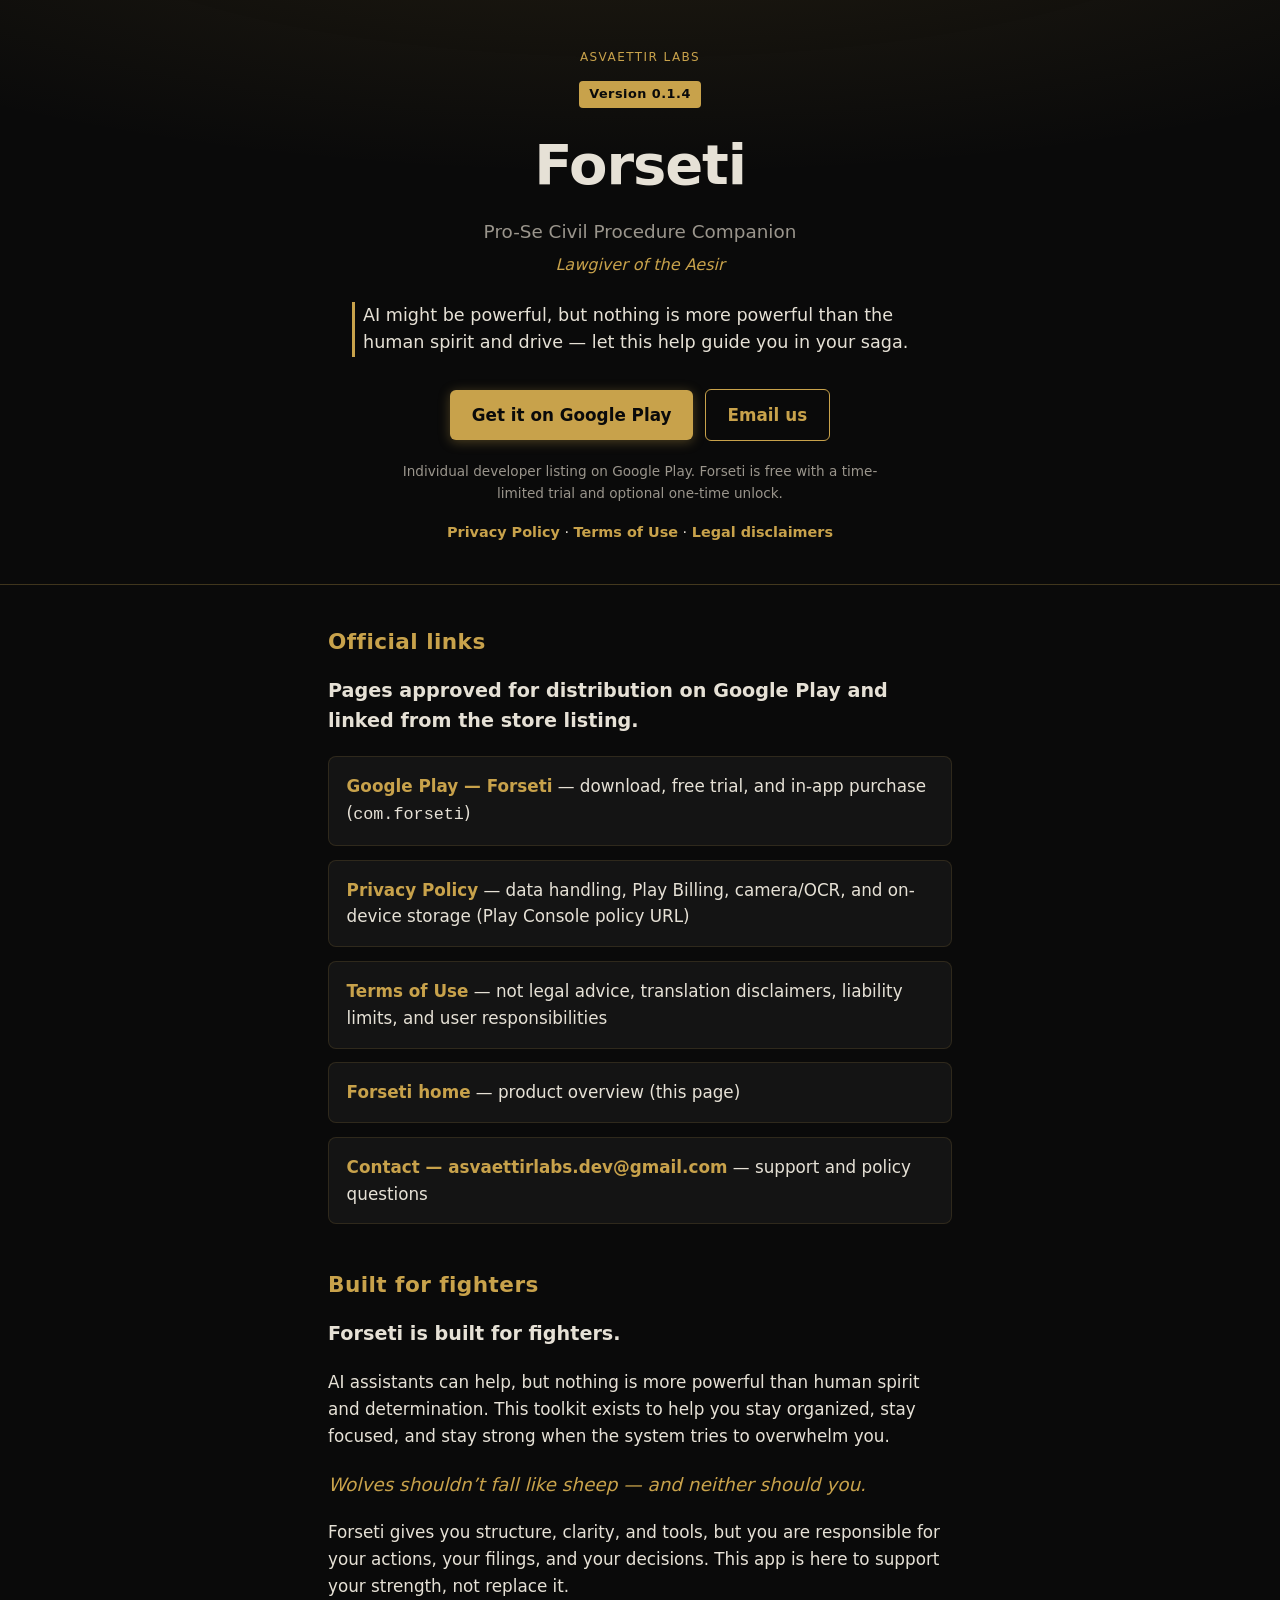
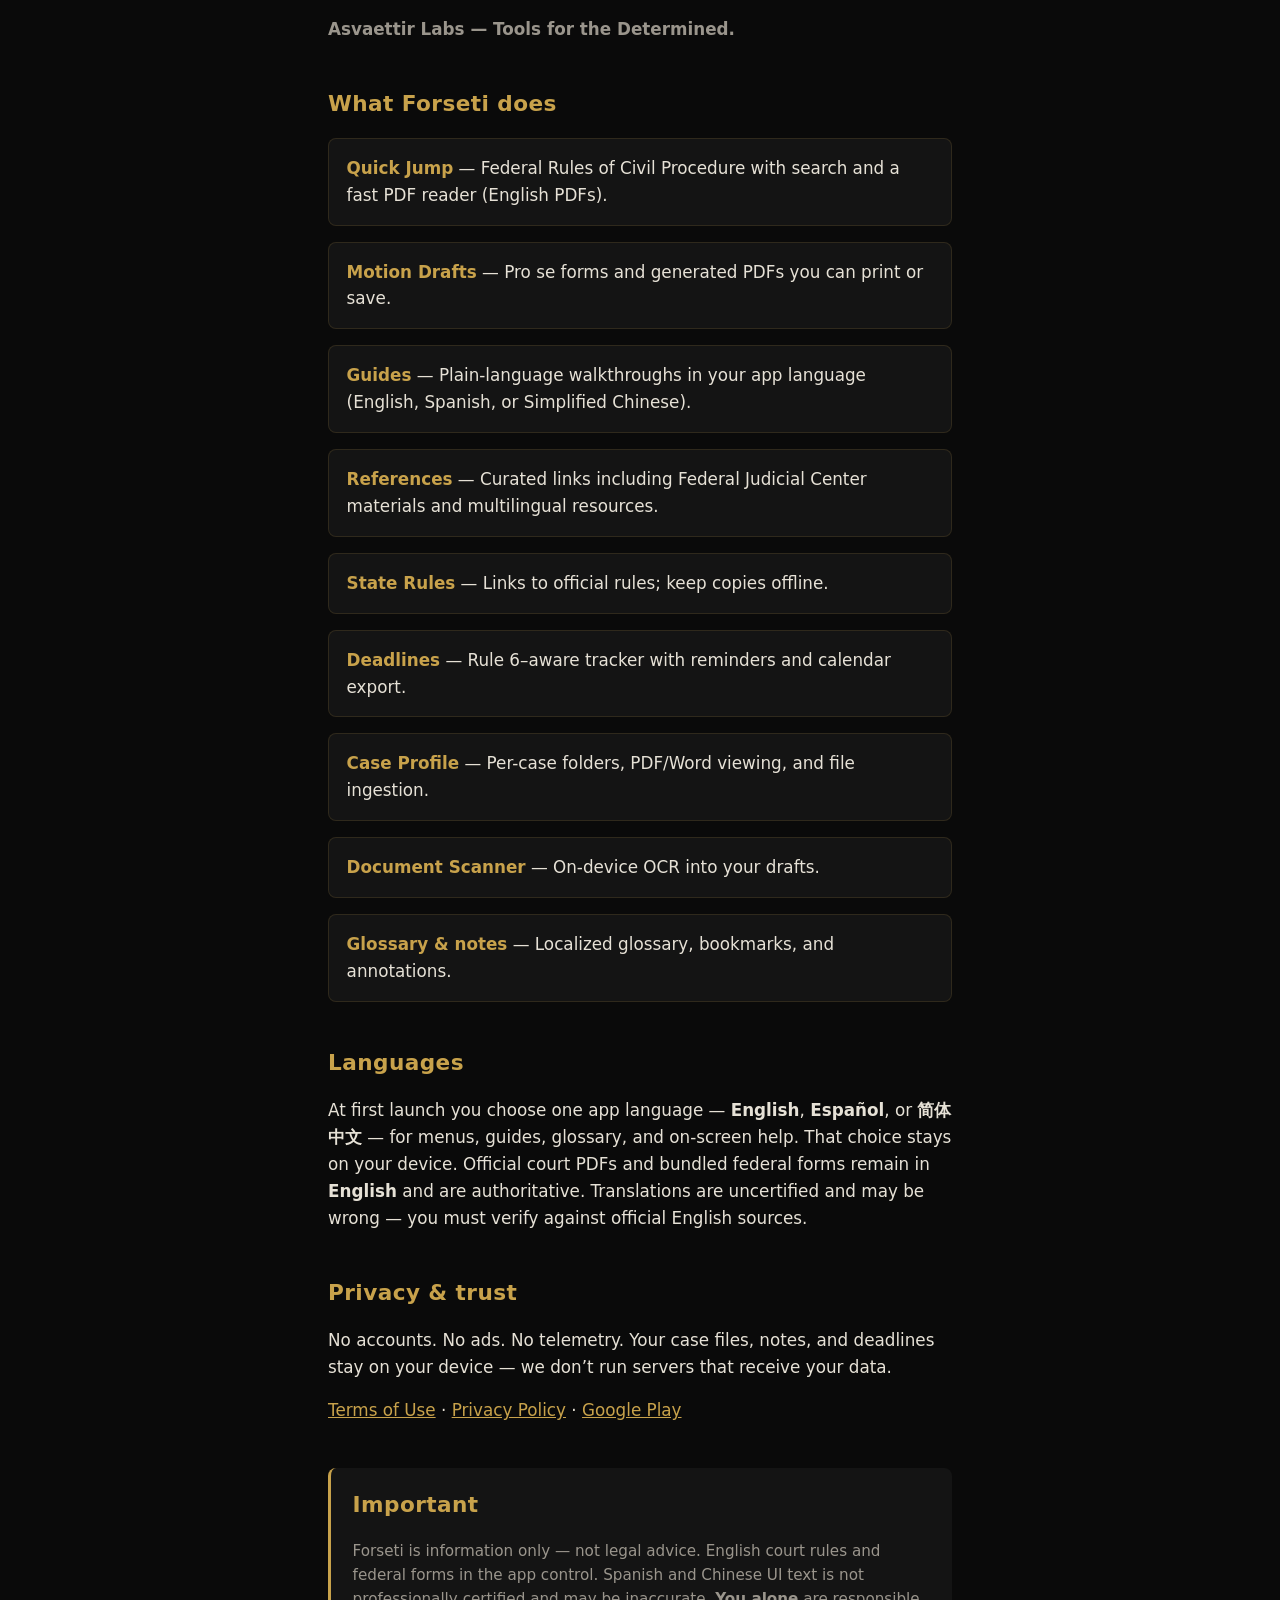
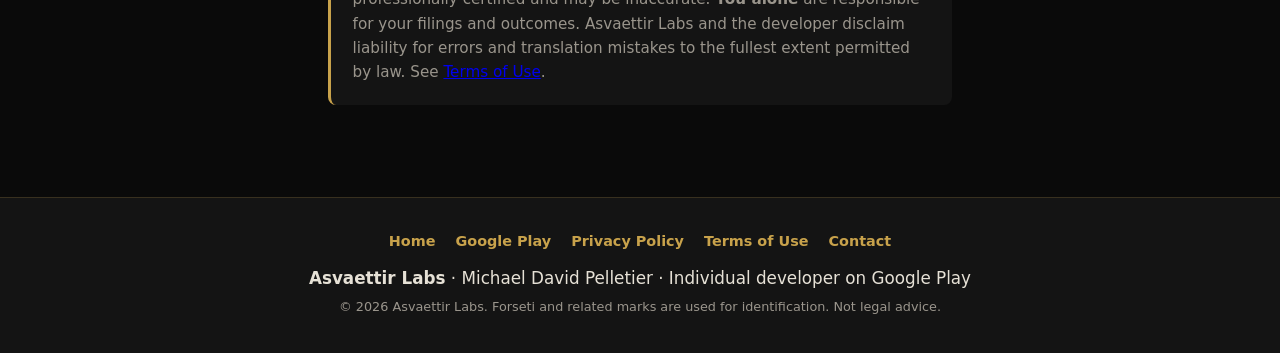
<file: docs/index.html>
<!DOCTYPE html>
<html lang="en">
<head>
  <meta charset="utf-8" />
  <meta name="viewport" content="width=device-width, initial-scale=1" />
  <title>Forseti — Pro-Se Civil Procedure Companion | Asvaettir Labs</title>
  <meta name="description" content="Forseti — Android toolkit for self-represented litigants: FRCP, motion drafts, Rule 6 deadlines, guides in English/Spanish/Chinese, and on-device OCR. No accounts. No ads. From Asvaettir Labs." />
  <meta property="og:title" content="Forseti — Pro-Se Civil Procedure Companion" />
  <meta property="og:description" content="Structure, clarity, and tools for federal civil procedure — on your device. Asvaettir Labs." />
  <meta property="og:type" content="website" />
  <link rel="stylesheet" href="styles.css" />
</head>
<body>
  <header class="hero">
    <p class="eyebrow">Asvaettir Labs</p>
    <p class="version-badge">Version 0.1.4</p>
    <h1>Forseti</h1>
    <p class="tagline">Pro-Se Civil Procedure Companion</p>
    <p class="subtitle">Lawgiver of the Aesir</p>
    <blockquote class="motto">
      AI might be powerful, but nothing is more powerful than the human spirit and drive — let this help guide you in your saga.
    </blockquote>
    <div class="cta-row">
      <a class="btn btn-primary" href="https://play.google.com/store/apps/details?id=com.forseti">Get it on Google Play</a>
      <a class="btn btn-secondary" href="mailto:asvaettirlabs.dev@gmail.com?subject=Forseti%20%E2%80%94%20question%20or%20support">Email us</a>
    </div>
    <p class="cta-note">Individual developer listing on Google Play. Forseti is free with a time-limited trial and optional one-time unlock.</p>
    <p class="hero-legal">
      <a href="privacy-policy.html">Privacy Policy</a>
      · <a href="terms-of-use.html">Terms of Use</a>
      · <a href="#legal-heading">Legal disclaimers</a>
    </p>
  </header>

  <main>
    <section class="official-links" aria-labelledby="links-heading">
      <h2 id="links-heading">Official links</h2>
      <p class="lead">Pages approved for distribution on Google Play and linked from the store listing.</p>
      <ul class="link-grid">
        <li><a href="https://play.google.com/store/apps/details?id=com.forseti">Google Play — Forseti</a> — download, free trial, and in-app purchase (<code>com.forseti</code>)</li>
        <li><a href="privacy-policy.html">Privacy Policy</a> — data handling, Play Billing, camera/OCR, and on-device storage (Play Console policy URL)</li>
        <li><a href="terms-of-use.html">Terms of Use</a> — not legal advice, translation disclaimers, liability limits, and user responsibilities</li>
        <li><a href="index.html">Forseti home</a> — product overview (this page)</li>
        <li><a href="mailto:asvaettirlabs.dev@gmail.com">Contact — asvaettirlabs.dev@gmail.com</a> — support and policy questions</li>
      </ul>
    </section>

    <section class="brand" aria-labelledby="brand-heading">
      <h2 id="brand-heading">Built for fighters</h2>
      <p class="lead">Forseti is built for fighters.</p>
      <p>AI assistants can help, but nothing is more powerful than human spirit and determination. This toolkit exists to help you stay organized, stay focused, and stay strong when the system tries to overwhelm you.</p>
      <p class="pullquote">Wolves shouldn’t fall like sheep — and neither should you.</p>
      <p>Forseti gives you structure, clarity, and tools, but you are responsible for your actions, your filings, and your decisions. This app is here to support your strength, not replace it.</p>
      <p class="signoff">Asvaettir Labs — Tools for the Determined.</p>
    </section>

    <section class="features" aria-labelledby="features-heading">
      <h2 id="features-heading">What Forseti does</h2>
      <ul class="feature-grid">
        <li><strong>Quick Jump</strong> — Federal Rules of Civil Procedure with search and a fast PDF reader (English PDFs).</li>
        <li><strong>Motion Drafts</strong> — Pro se forms and generated PDFs you can print or save.</li>
        <li><strong>Guides</strong> — Plain-language walkthroughs in your app language (English, Spanish, or Simplified Chinese).</li>
        <li><strong>References</strong> — Curated links including Federal Judicial Center materials and multilingual resources.</li>
        <li><strong>State Rules</strong> — Links to official rules; keep copies offline.</li>
        <li><strong>Deadlines</strong> — Rule 6–aware tracker with reminders and calendar export.</li>
        <li><strong>Case Profile</strong> — Per-case folders, PDF/Word viewing, and file ingestion.</li>
        <li><strong>Document Scanner</strong> — On-device OCR into your drafts.</li>
        <li><strong>Glossary &amp; notes</strong> — Localized glossary, bookmarks, and annotations.</li>
      </ul>
    </section>

    <section class="languages" aria-labelledby="lang-heading">
      <h2 id="lang-heading">Languages</h2>
      <p>At first launch you choose one app language — <strong>English</strong>, <strong>Español</strong>, or <strong>简体中文</strong> — for menus, guides, glossary, and on-screen help. That choice stays on your device. Official court PDFs and bundled federal forms remain in <strong>English</strong> and are authoritative. Translations are uncertified and may be wrong — you must verify against official English sources.</p>
    </section>

    <section class="trust" aria-labelledby="trust-heading">
      <h2 id="trust-heading">Privacy &amp; trust</h2>
      <p>No accounts. No ads. No telemetry. Your case files, notes, and deadlines stay on your device — we don’t run servers that receive your data.</p>
      <p>
        <a href="terms-of-use.html">Terms of Use</a>
        · <a href="privacy-policy.html">Privacy Policy</a>
        · <a href="https://play.google.com/store/apps/details?id=com.forseti">Google Play</a>
      </p>
    </section>

    <section class="disclaimer" aria-labelledby="legal-heading">
      <h2 id="legal-heading">Important</h2>
      <p>Forseti is information only — not legal advice. English court rules and federal forms in the app control. Spanish and Chinese UI text is not professionally certified and may be inaccurate. <strong>You alone</strong> are responsible for your filings and outcomes. Asvaettir Labs and the developer disclaim liability for errors and translation mistakes to the fullest extent permitted by law. See <a href="terms-of-use.html">Terms of Use</a>.</p>
    </section>
  </main>

  <footer class="site-footer">
    <nav class="footer-nav" aria-label="Forseti official links">
      <a href="index.html">Home</a>
      <a href="https://play.google.com/store/apps/details?id=com.forseti">Google Play</a>
      <a href="privacy-policy.html">Privacy Policy</a>
      <a href="terms-of-use.html">Terms of Use</a>
      <a href="mailto:asvaettirlabs.dev@gmail.com">Contact</a>
    </nav>
    <p><strong>Asvaettir Labs</strong> · Michael David Pelletier · Individual developer on Google Play</p>
    <p class="fine">© <span id="year"></span> Asvaettir Labs. Forseti and related marks are used for identification. Not legal advice.</p>
  </footer>
  <script>
    document.getElementById("year").textContent = new Date().getFullYear();
  </script>
</body>
</html>
</file>
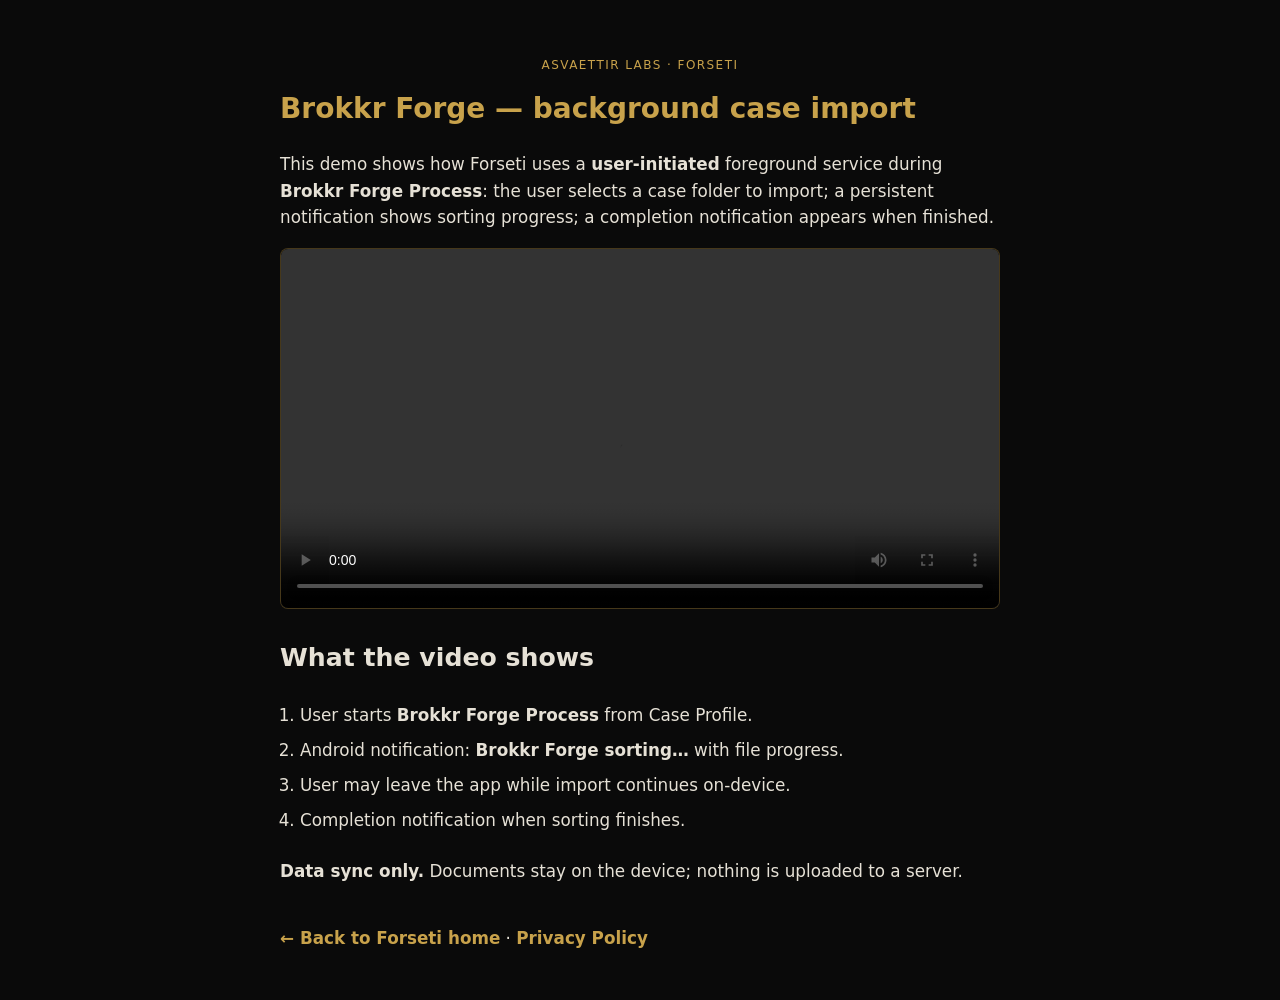
<file: docs/fgs-demo.html>
<!DOCTYPE html>
<html lang="en">
<head>
  <meta charset="utf-8" />
  <meta name="viewport" content="width=device-width, initial-scale=1" />
  <title>Forseti — Brokkr Forge background import demo</title>
  <meta name="description" content="Demo video: Forseti Brokkr Forge Process uses a foreground service to sort case documents with a visible progress notification." />
  <link rel="stylesheet" href="styles.css" />
  <style>
    .demo-page {
      max-width: 48rem;
      margin: 0 auto;
      padding: 2rem 1.5rem 3rem;
    }
    .demo-page h1 {
      font-size: 1.75rem;
      color: var(--gold);
      margin-top: 0;
    }
    .demo-page video {
      width: 100%;
      max-height: 80vh;
      background: #000;
      border: 1px solid rgba(200, 162, 75, 0.35);
      border-radius: 0.5rem;
    }
    .demo-steps {
      margin: 1.5rem 0;
      padding-left: 1.25rem;
    }
    .demo-steps li {
      margin-bottom: 0.5rem;
    }
    .back-link {
      display: inline-block;
      margin-top: 1.5rem;
      color: var(--gold);
    }
  </style>
</head>
<body>
  <main class="demo-page">
    <p class="eyebrow" style="text-align:center;margin-top:1.5rem;">Asvaettir Labs · Forseti</p>
    <h1>Brokkr Forge — background case import</h1>
    <p>This demo shows how Forseti uses a <strong>user-initiated</strong> foreground service during <strong>Brokkr Forge Process</strong>: the user selects a case folder to import; a persistent notification shows sorting progress; a completion notification appears when finished.</p>

    <video controls playsinline preload="metadata" poster="">
      <source src="media/brokkr-forge-demo.mp4" type="video/mp4" />
      Your browser does not support HTML5 video. <a href="media/brokkr-forge-demo.mp4">Download the demo MP4</a>.
    </video>

    <h2>What the video shows</h2>
    <ol class="demo-steps">
      <li>User starts <strong>Brokkr Forge Process</strong> from Case Profile.</li>
      <li>Android notification: <strong>Brokkr Forge sorting…</strong> with file progress.</li>
      <li>User may leave the app while import continues on-device.</li>
      <li>Completion notification when sorting finishes.</li>
    </ol>

    <p><strong>Data sync only.</strong> Documents stay on the device; nothing is uploaded to a server.</p>

    <a class="back-link" href="index.html">← Back to Forseti home</a>
    · <a class="back-link" href="privacy-policy.html">Privacy Policy</a>
  </main>
</body>
</html>
</file>
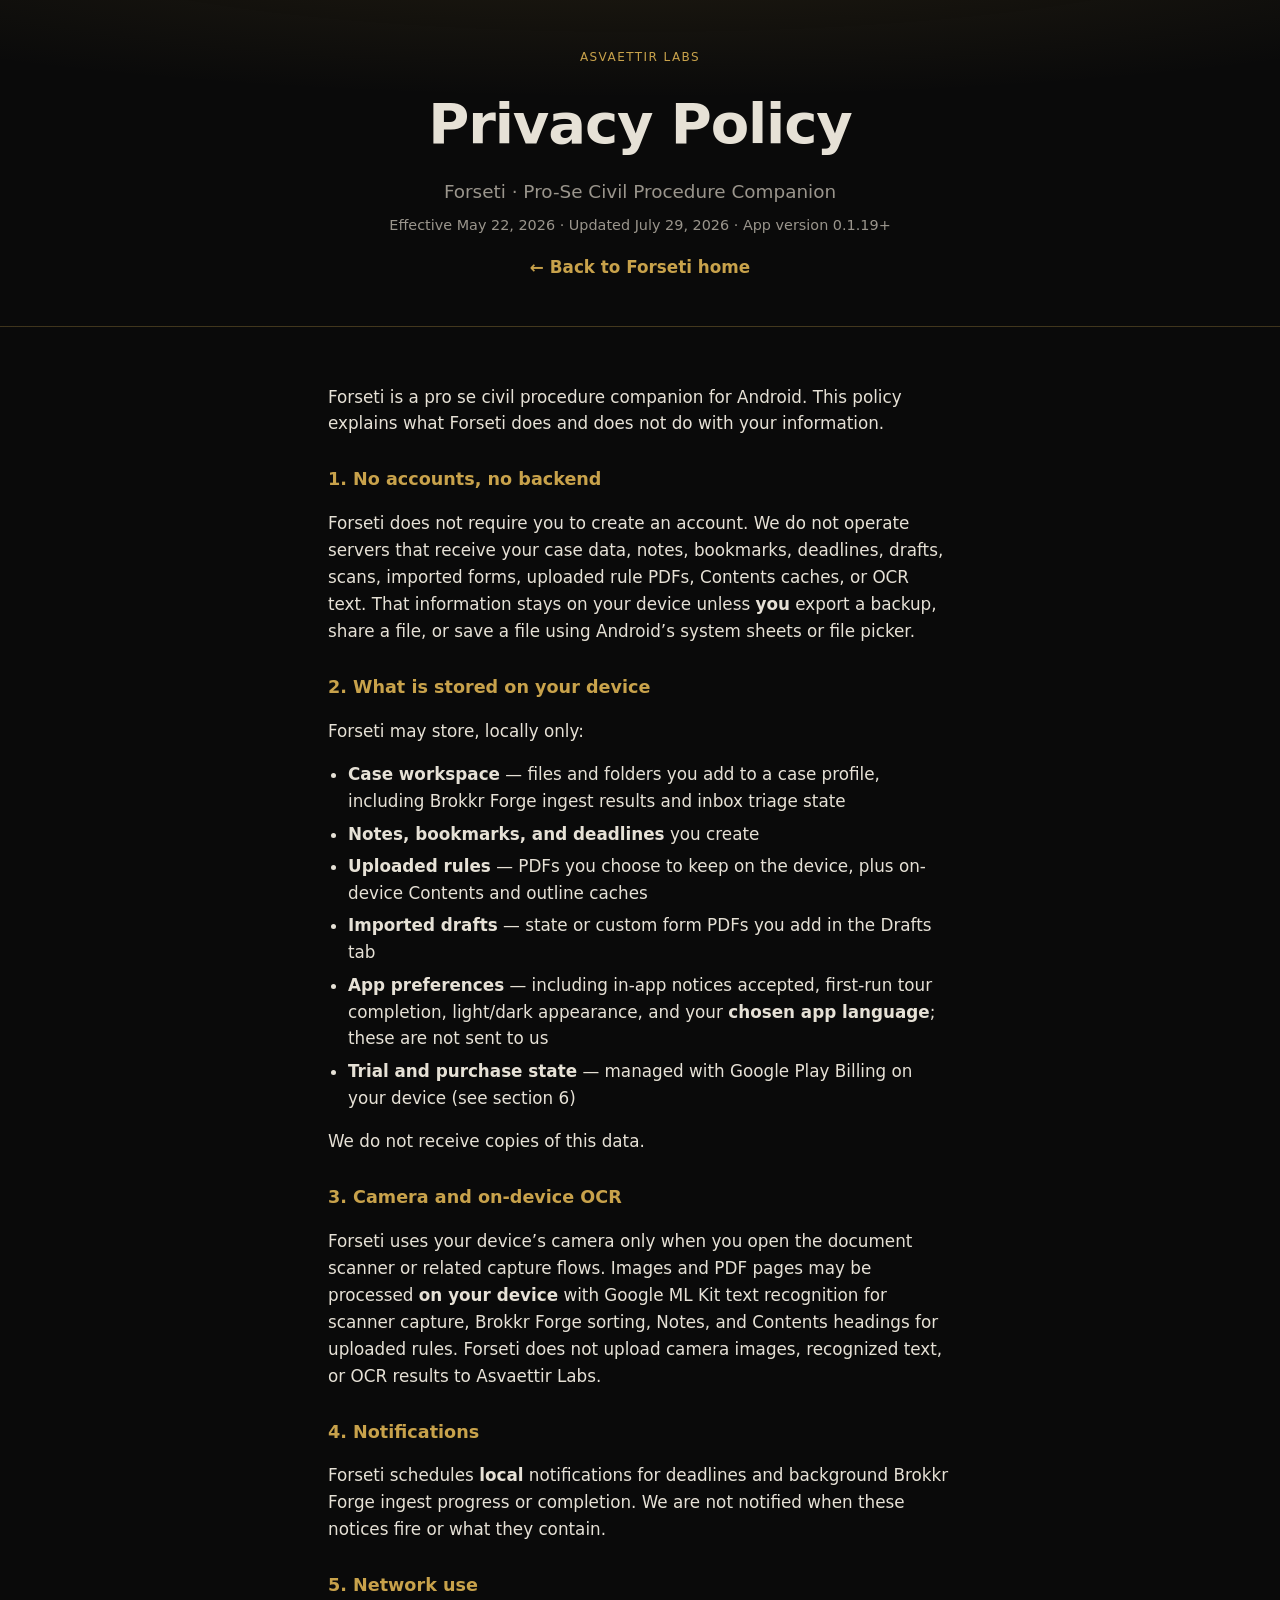
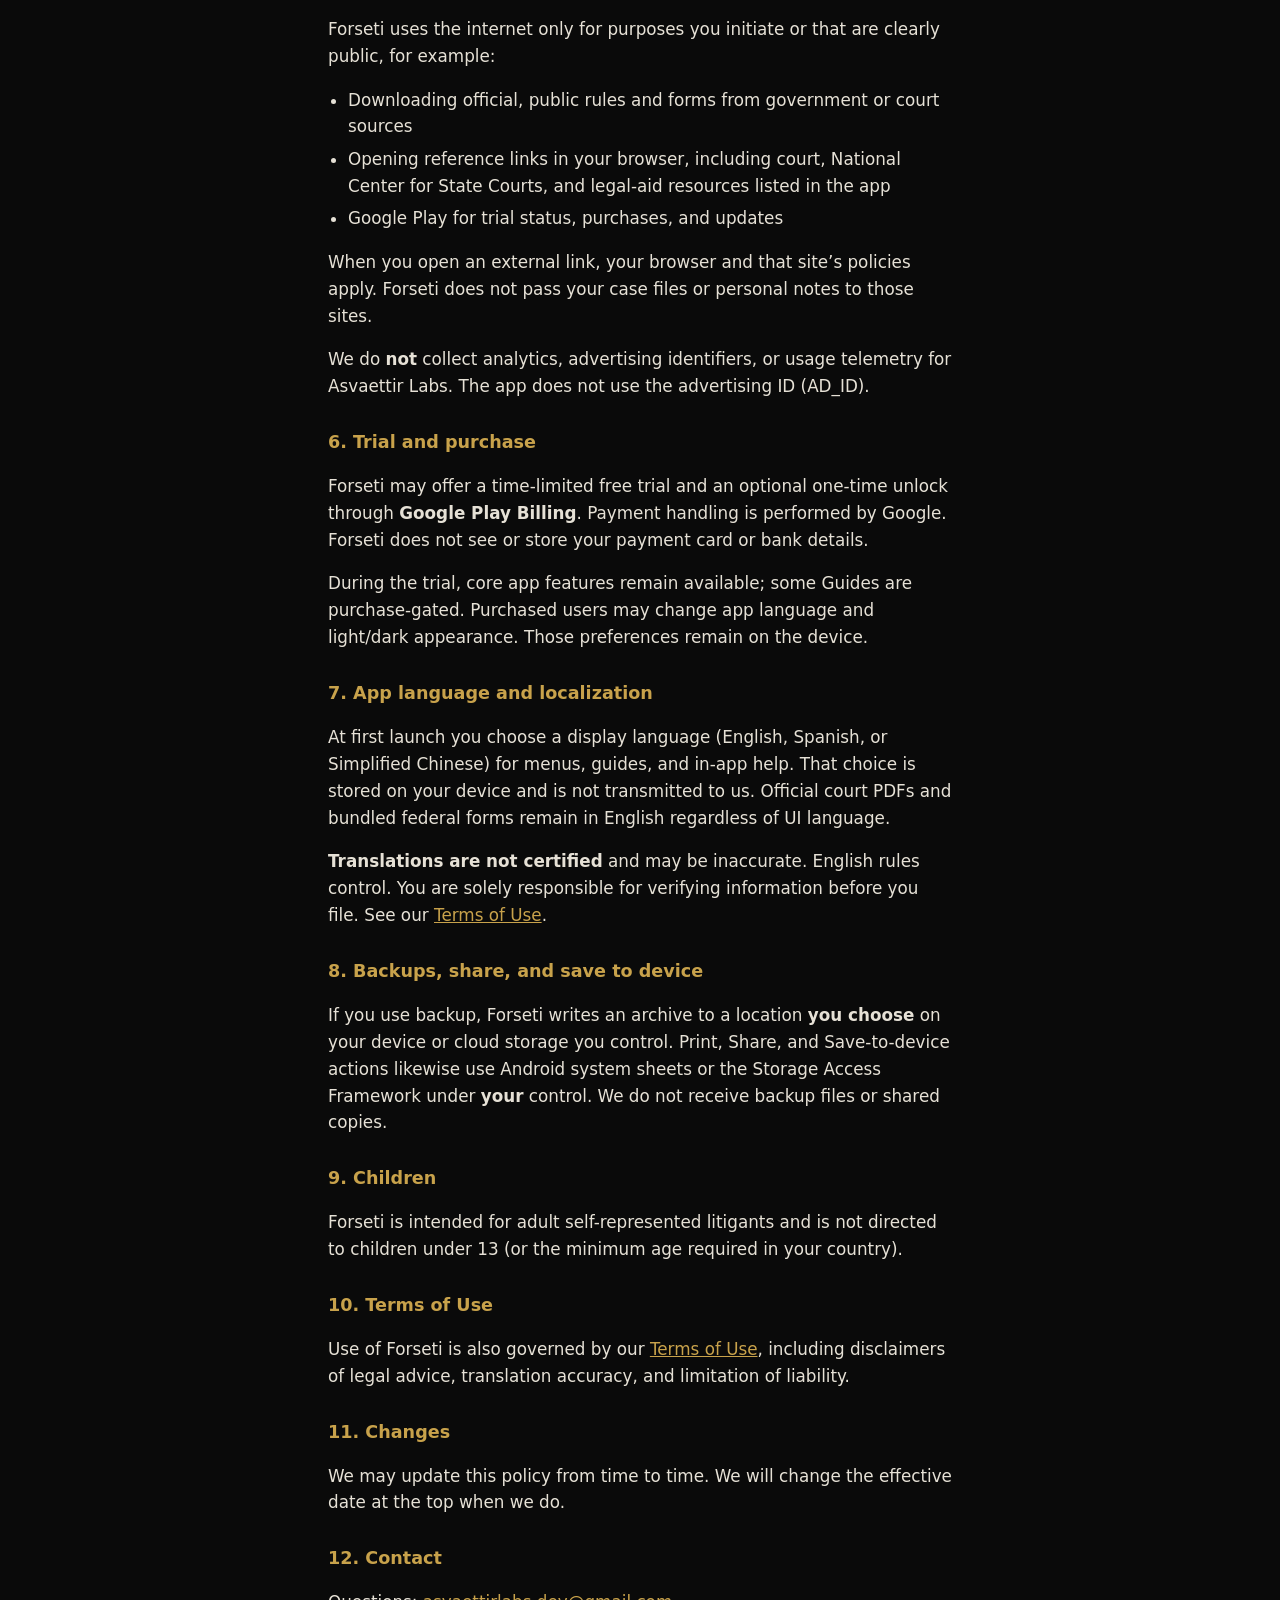
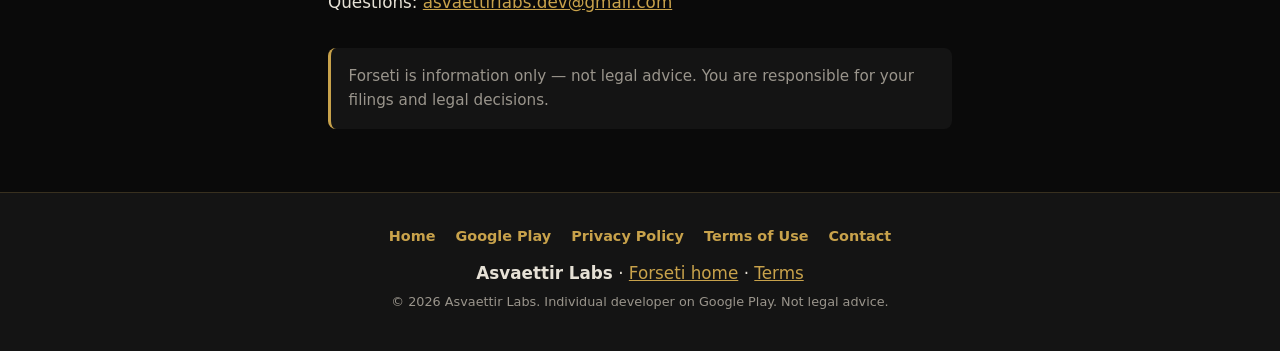
<file: docs/privacy-policy.html>
<!DOCTYPE html>
<html lang="en">
<head>
  <meta charset="utf-8" />
  <meta name="viewport" content="width=device-width, initial-scale=1" />
  <title>Forseti — Privacy Policy | Asvaettir Labs</title>
  <meta name="description" content="Privacy policy for Forseti, the pro se civil procedure companion for Android. No accounts, no telemetry, data stays on your device." />
  <link rel="stylesheet" href="styles.css" />
</head>
<body>
  <header class="hero hero-compact">
    <p class="eyebrow">Asvaettir Labs</p>
    <h1>Privacy Policy</h1>
    <p class="tagline">Forseti · Pro-Se Civil Procedure Companion</p>
    <p class="policy-meta">Effective May 22, 2026 · Updated July 29, 2026 · App version 0.1.19+</p>
    <p><a class="back-link" href="index.html">← Back to Forseti home</a></p>
  </header>

  <main class="policy">
    <p>Forseti is a pro se civil procedure companion for Android. This policy explains what Forseti does and does not do with your information.</p>

    <h2>1. No accounts, no backend</h2>
    <p>Forseti does not require you to create an account. We do not operate servers that receive your case data, notes, bookmarks, deadlines, drafts, scans, imported forms, uploaded rule PDFs, Contents caches, or OCR text. That information stays on your device unless <strong>you</strong> export a backup, share a file, or save a file using Android’s system sheets or file picker.</p>

    <h2>2. What is stored on your device</h2>
    <p>Forseti may store, locally only:</p>
    <ul>
      <li><strong>Case workspace</strong> — files and folders you add to a case profile, including Brokkr Forge ingest results and inbox triage state</li>
      <li><strong>Notes, bookmarks, and deadlines</strong> you create</li>
      <li><strong>Uploaded rules</strong> — PDFs you choose to keep on the device, plus on-device Contents and outline caches</li>
      <li><strong>Imported drafts</strong> — state or custom form PDFs you add in the Drafts tab</li>
      <li><strong>App preferences</strong> — including in-app notices accepted, first-run tour completion, light/dark appearance, and your <strong>chosen app language</strong>; these are not sent to us</li>
      <li><strong>Trial and purchase state</strong> — managed with Google Play Billing on your device (see section 6)</li>
    </ul>
    <p>We do not receive copies of this data.</p>

    <h2>3. Camera and on-device OCR</h2>
    <p>Forseti uses your device’s camera only when you open the document scanner or related capture flows. Images and PDF pages may be processed <strong>on your device</strong> with Google ML Kit text recognition for scanner capture, Brokkr Forge sorting, Notes, and Contents headings for uploaded rules. Forseti does not upload camera images, recognized text, or OCR results to Asvaettir Labs.</p>

    <h2>4. Notifications</h2>
    <p>Forseti schedules <strong>local</strong> notifications for deadlines and background Brokkr Forge ingest progress or completion. We are not notified when these notices fire or what they contain.</p>

    <h2>5. Network use</h2>
    <p>Forseti uses the internet only for purposes you initiate or that are clearly public, for example:</p>
    <ul>
      <li>Downloading official, public rules and forms from government or court sources</li>
      <li>Opening reference links in your browser, including court, National Center for State Courts, and legal-aid resources listed in the app</li>
      <li>Google Play for trial status, purchases, and updates</li>
    </ul>
    <p>When you open an external link, your browser and that site’s policies apply. Forseti does not pass your case files or personal notes to those sites.</p>
    <p>We do <strong>not</strong> collect analytics, advertising identifiers, or usage telemetry for Asvaettir Labs. The app does not use the advertising ID (AD_ID).</p>

    <h2>6. Trial and purchase</h2>
    <p>Forseti may offer a time-limited free trial and an optional one-time unlock through <strong>Google Play Billing</strong>. Payment handling is performed by Google. Forseti does not see or store your payment card or bank details.</p>
    <p>During the trial, core app features remain available; some Guides are purchase-gated. Purchased users may change app language and light/dark appearance. Those preferences remain on the device.</p>

    <h2>7. App language and localization</h2>
    <p>At first launch you choose a display language (English, Spanish, or Simplified Chinese) for menus, guides, and in-app help. That choice is stored on your device and is not transmitted to us. Official court PDFs and bundled federal forms remain in English regardless of UI language.</p>
    <p><strong>Translations are not certified</strong> and may be inaccurate. English rules control. You are solely responsible for verifying information before you file. See our <a href="terms-of-use.html">Terms of Use</a>.</p>

    <h2>8. Backups, share, and save to device</h2>
    <p>If you use backup, Forseti writes an archive to a location <strong>you choose</strong> on your device or cloud storage you control. Print, Share, and Save-to-device actions likewise use Android system sheets or the Storage Access Framework under <strong>your</strong> control. We do not receive backup files or shared copies.</p>

    <h2>9. Children</h2>
    <p>Forseti is intended for adult self-represented litigants and is not directed to children under 13 (or the minimum age required in your country).</p>

    <h2>10. Terms of Use</h2>
    <p>Use of Forseti is also governed by our <a href="terms-of-use.html">Terms of Use</a>, including disclaimers of legal advice, translation accuracy, and limitation of liability.</p>

    <h2>11. Changes</h2>
    <p>We may update this policy from time to time. We will change the effective date at the top when we do.</p>

    <h2>12. Contact</h2>
    <p>Questions: <a href="mailto:asvaettirlabs.dev@gmail.com">asvaettirlabs.dev@gmail.com</a></p>

    <p class="disclaimer-inline">Forseti is information only — not legal advice. You are responsible for your filings and legal decisions.</p>
  </main>

  <footer class="site-footer">
    <nav class="footer-nav" aria-label="Forseti official links">
      <a href="index.html">Home</a>
      <a href="https://play.google.com/store/apps/details?id=com.forseti">Google Play</a>
      <a href="privacy-policy.html">Privacy Policy</a>
      <a href="terms-of-use.html">Terms of Use</a>
      <a href="mailto:asvaettirlabs.dev@gmail.com">Contact</a>
    </nav>
    <p><strong>Asvaettir Labs</strong> · <a href="index.html">Forseti home</a> · <a href="terms-of-use.html">Terms</a></p>
    <p class="fine">© <span id="year"></span> Asvaettir Labs. Individual developer on Google Play. Not legal advice.</p>
  </footer>
  <script>
    document.getElementById("year").textContent = new Date().getFullYear();
  </script>
</body>
</html>
</file>
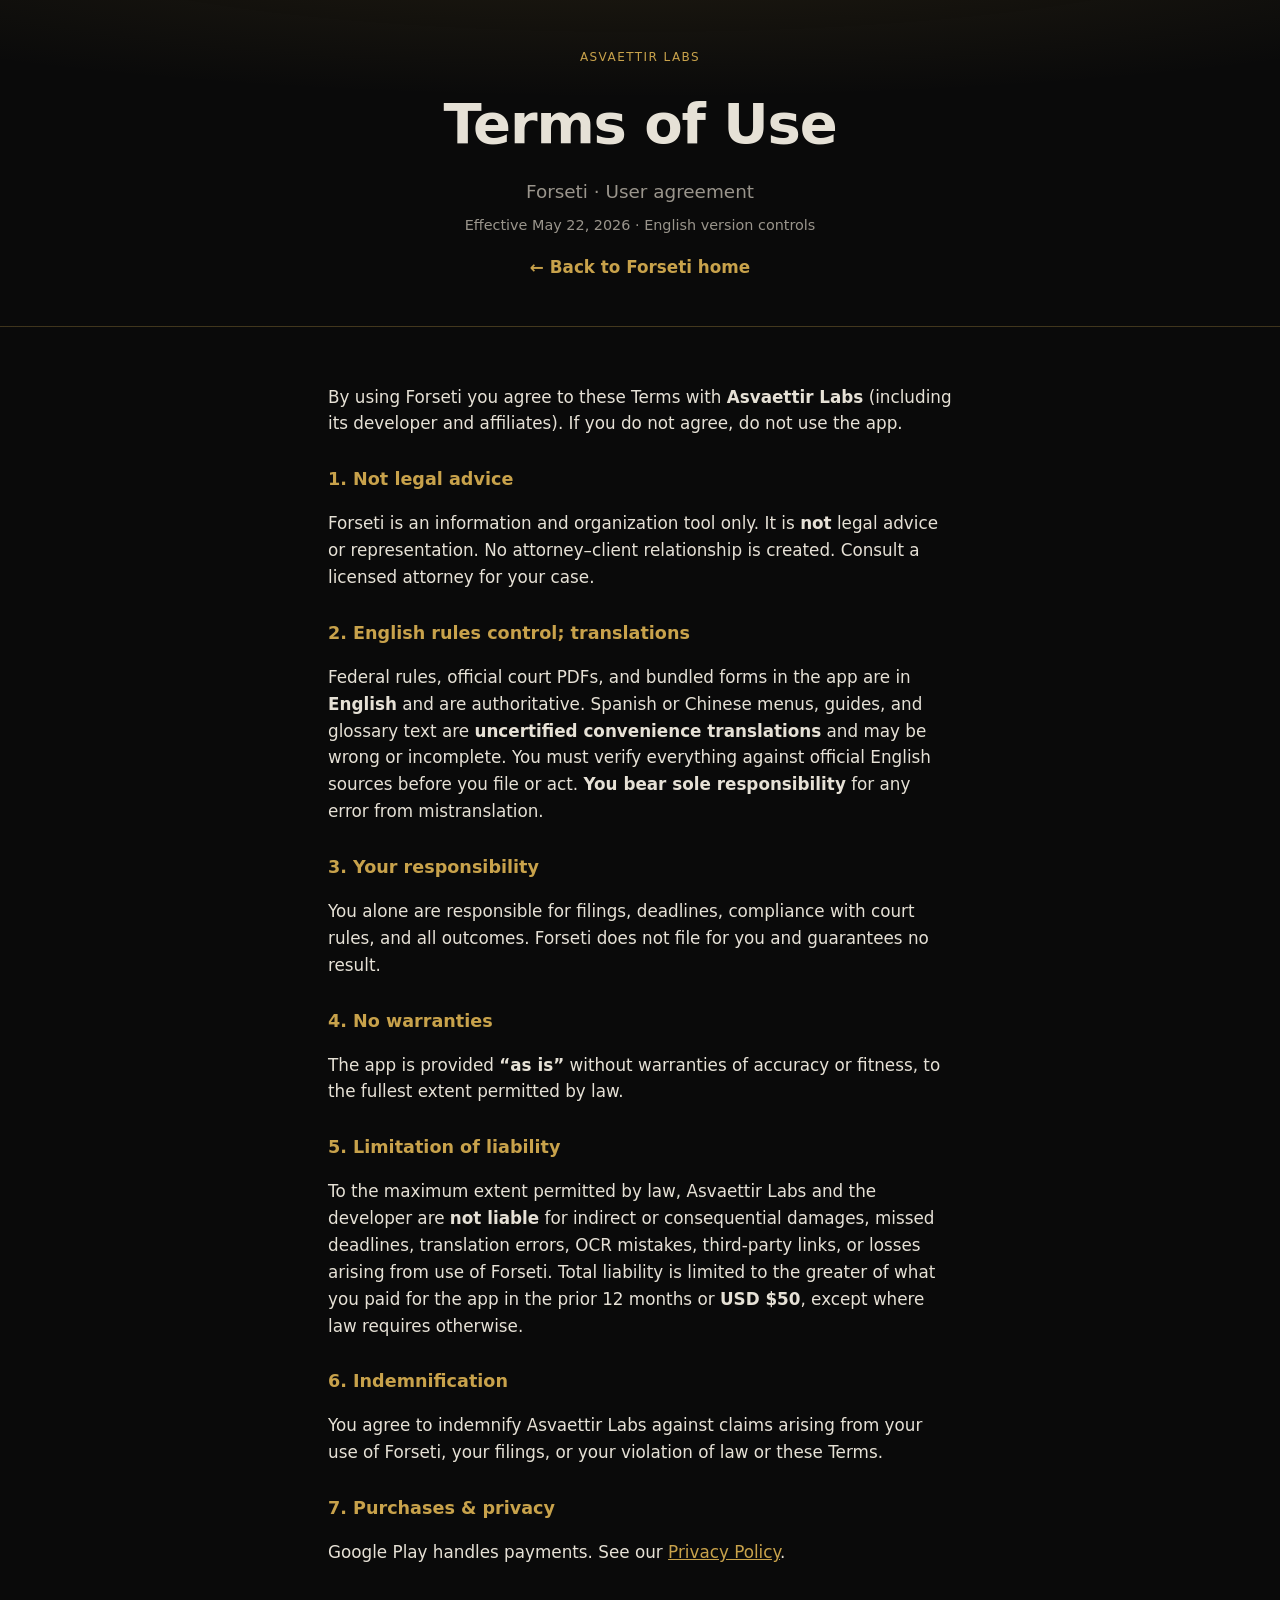
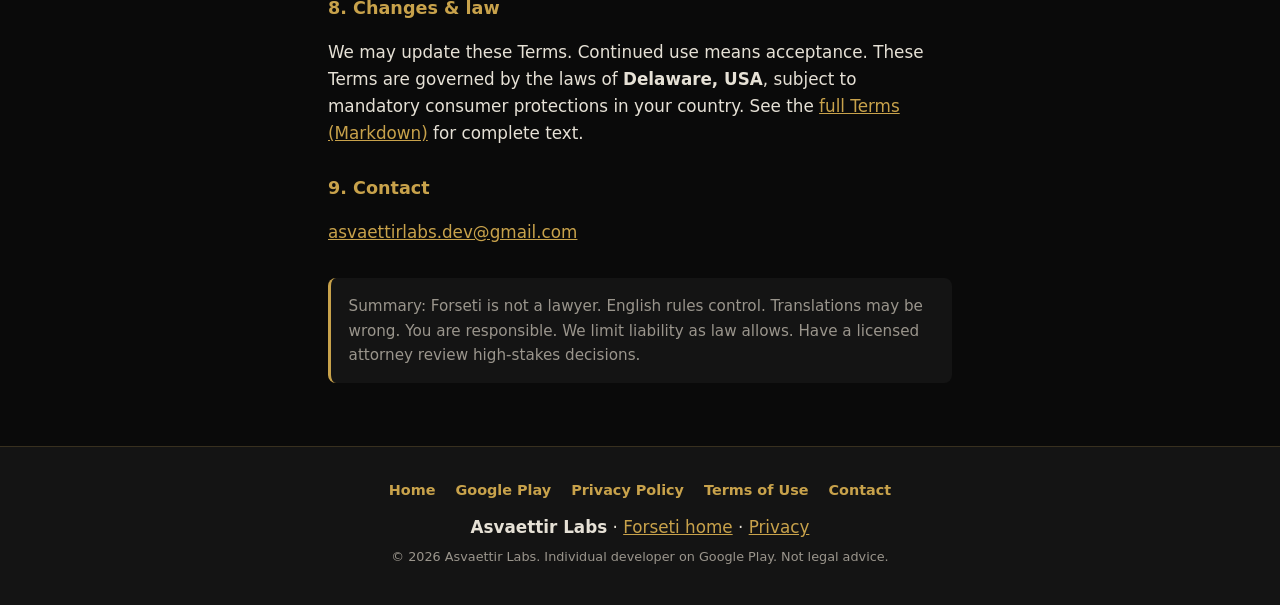
<file: docs/terms-of-use.html>
<!DOCTYPE html>
<html lang="en">
<head>
  <meta charset="utf-8" />
  <meta name="viewport" content="width=device-width, initial-scale=1" />
  <title>Forseti — Terms of Use | Asvaettir Labs</title>
  <meta name="description" content="Terms of Use for Forseti. Not legal advice. English rules control. User assumes sole responsibility." />
  <link rel="stylesheet" href="styles.css" />
</head>
<body>
  <header class="hero hero-compact">
    <p class="eyebrow">Asvaettir Labs</p>
    <h1>Terms of Use</h1>
    <p class="tagline">Forseti · User agreement</p>
    <p class="policy-meta">Effective May 22, 2026 · English version controls</p>
    <p><a class="back-link" href="index.html">← Back to Forseti home</a></p>
  </header>

  <main class="policy">
    <p>By using Forseti you agree to these Terms with <strong>Asvaettir Labs</strong> (including its developer and affiliates). If you do not agree, do not use the app.</p>

    <h2>1. Not legal advice</h2>
    <p>Forseti is an information and organization tool only. It is <strong>not</strong> legal advice or representation. No attorney–client relationship is created. Consult a licensed attorney for your case.</p>

    <h2>2. English rules control; translations</h2>
    <p>Federal rules, official court PDFs, and bundled forms in the app are in <strong>English</strong> and are authoritative. Spanish or Chinese menus, guides, and glossary text are <strong>uncertified convenience translations</strong> and may be wrong or incomplete. You must verify everything against official English sources before you file or act. <strong>You bear sole responsibility</strong> for any error from mistranslation.</p>

    <h2>3. Your responsibility</h2>
    <p>You alone are responsible for filings, deadlines, compliance with court rules, and all outcomes. Forseti does not file for you and guarantees no result.</p>

    <h2>4. No warranties</h2>
    <p>The app is provided <strong>“as is”</strong> without warranties of accuracy or fitness, to the fullest extent permitted by law.</p>

    <h2>5. Limitation of liability</h2>
    <p>To the maximum extent permitted by law, Asvaettir Labs and the developer are <strong>not liable</strong> for indirect or consequential damages, missed deadlines, translation errors, OCR mistakes, third-party links, or losses arising from use of Forseti. Total liability is limited to the greater of what you paid for the app in the prior 12 months or <strong>USD $50</strong>, except where law requires otherwise.</p>

    <h2>6. Indemnification</h2>
    <p>You agree to indemnify Asvaettir Labs against claims arising from your use of Forseti, your filings, or your violation of law or these Terms.</p>

    <h2>7. Purchases &amp; privacy</h2>
    <p>Google Play handles payments. See our <a href="privacy-policy.html">Privacy Policy</a>.</p>

    <h2>8. Changes &amp; law</h2>
    <p>We may update these Terms. Continued use means acceptance. These Terms are governed by the laws of <strong>Delaware, USA</strong>, subject to mandatory consumer protections in your country. See the <a href="terms-of-use.md">full Terms (Markdown)</a> for complete text.</p>

    <h2>9. Contact</h2>
    <p><a href="mailto:asvaettirlabs.dev@gmail.com">asvaettirlabs.dev@gmail.com</a></p>

    <p class="disclaimer-inline">Summary: Forseti is not a lawyer. English rules control. Translations may be wrong. You are responsible. We limit liability as law allows. Have a licensed attorney review high-stakes decisions.</p>
  </main>

  <footer class="site-footer">
    <nav class="footer-nav" aria-label="Forseti official links">
      <a href="index.html">Home</a>
      <a href="https://play.google.com/store/apps/details?id=com.forseti">Google Play</a>
      <a href="privacy-policy.html">Privacy Policy</a>
      <a href="terms-of-use.html">Terms of Use</a>
      <a href="mailto:asvaettirlabs.dev@gmail.com">Contact</a>
    </nav>
    <p><strong>Asvaettir Labs</strong> · <a href="index.html">Forseti home</a> · <a href="privacy-policy.html">Privacy</a></p>
    <p class="fine">© <span id="year"></span> Asvaettir Labs. Individual developer on Google Play. Not legal advice.</p>
  </footer>
  <script>
    document.getElementById("year").textContent = new Date().getFullYear();
  </script>
</body>
</html>
</file>
<file: docs/styles.css>
/* Forseti landing — matches in-app palette: charcoal, rune gold, ash white */

:root {
  --bg: #0a0a0a;
  --surface: #141414;
  --gold: #c8a24b;
  --ash-white: #e6e1d6;
  --ash-grey: #9a958c;
  --max: 42rem;
}

*,
*::before,
*::after {
  box-sizing: border-box;
}

html {
  scroll-behavior: smooth;
}

body {
  margin: 0;
  font-family: system-ui, -apple-system, "Segoe UI", Roboto, Ubuntu, Cantarell, "Noto Sans", sans-serif;
  background: var(--bg);
  color: var(--ash-white);
  line-height: 1.6;
  font-size: 1.05rem;
}

.hero {
  padding: 3rem 1.5rem 2.5rem;
  text-align: center;
  border-bottom: 1px solid rgba(200, 162, 75, 0.25);
  background: radial-gradient(ellipse 80% 50% at 50% -20%, rgba(200, 162, 75, 0.12), transparent);
}

.eyebrow {
  text-transform: uppercase;
  letter-spacing: 0.12em;
  font-size: 0.75rem;
  color: var(--gold);
  margin: 0 0 0.75rem;
}

.hero-compact {
  padding-bottom: 1.75rem;
}

.version-badge {
  display: inline-block;
  margin: 0 0 0.75rem;
  padding: 0.2rem 0.65rem;
  border-radius: 4px;
  font-size: 0.8rem;
  font-weight: 600;
  letter-spacing: 0.04em;
  color: var(--bg);
  background: var(--gold);
}

.hero h1 {
  margin: 0;
  font-size: clamp(2.5rem, 8vw, 3.5rem);
  font-weight: 700;
  letter-spacing: -0.02em;
}

.tagline {
  margin: 0.5rem 0 0;
  font-size: 1.15rem;
  color: var(--ash-grey);
}

.subtitle {
  margin: 0.35rem 0 1.5rem;
  font-style: italic;
  color: var(--gold);
  font-size: 1rem;
}

.motto {
  margin: 0 auto 2rem;
  max-width: 36rem;
  padding: 0 0.5rem;
  border: none;
  border-left: 3px solid var(--gold);
  text-align: left;
  font-size: 1.1rem;
  line-height: 1.55;
  color: var(--ash-white);
  background: transparent;
}

.cta-row {
  display: flex;
  flex-wrap: wrap;
  gap: 0.75rem;
  justify-content: center;
  align-items: center;
}

.btn {
  display: inline-block;
  padding: 0.75rem 1.35rem;
  border-radius: 6px;
  font-weight: 600;
  text-decoration: none;
  transition: transform 0.12s ease, box-shadow 0.12s ease;
}

.btn:hover {
  transform: translateY(-1px);
}

.btn-primary {
  background: var(--gold);
  color: var(--bg);
  box-shadow: 0 2px 12px rgba(200, 162, 75, 0.35);
}

.btn-secondary {
  background: transparent;
  color: var(--gold);
  border: 1px solid var(--gold);
}

.cta-note {
  margin: 1.25rem auto 0;
  max-width: 32rem;
  font-size: 0.85rem;
  color: var(--ash-grey);
}

.cta-note code {
  font-size: 0.78rem;
  color: var(--gold);
}

.hero-legal {
  margin: 1rem auto 0;
  max-width: 32rem;
  font-size: 0.9rem;
}

.hero-legal a {
  color: var(--gold);
  font-weight: 600;
  text-decoration: none;
}

.hero-legal a:hover {
  text-decoration: underline;
}

main {
  max-width: var(--max);
  margin: 0 auto;
  padding: 2.5rem 1.5rem 3rem;
}

section {
  margin-bottom: 2.75rem;
}

section h2 {
  margin: 0 0 1rem;
  font-size: 1.35rem;
  color: var(--gold);
  letter-spacing: 0.02em;
}

.lead {
  font-size: 1.2rem;
  font-weight: 600;
  margin-top: 0;
}

.pullquote {
  font-size: 1.15rem;
  font-style: italic;
  color: var(--gold);
  margin: 1.25rem 0;
}

.signoff {
  margin-bottom: 0;
  font-weight: 600;
  color: var(--ash-grey);
}

.feature-grid {
  list-style: none;
  padding: 0;
  margin: 0;
  display: grid;
  gap: 1rem;
}

.feature-grid li {
  padding: 1rem 1.1rem;
  background: var(--surface);
  border-radius: 8px;
  border: 1px solid rgba(200, 162, 75, 0.15);
}

.feature-grid strong {
  color: var(--gold);
}

.trust a,
.site-footer a {
  color: var(--gold);
}

.trust a:hover,
.site-footer a:hover {
  text-decoration: underline;
}

.disclaimer {
  padding: 1.25rem 1.35rem;
  background: var(--surface);
  border-radius: 8px;
  border-left: 3px solid var(--gold);
}

.disclaimer p {
  margin: 0;
  font-size: 0.95rem;
  color: var(--ash-grey);
}

.site-footer {
  text-align: center;
  padding: 2rem 1.5rem;
  border-top: 1px solid rgba(200, 162, 75, 0.2);
  background: var(--surface);
}

.site-footer p {
  margin: 0.35rem 0;
}

.fine {
  font-size: 0.8rem;
  color: var(--ash-grey);
}

.policy-meta {
  margin: 0.5rem 0 1rem;
  font-size: 0.9rem;
  color: var(--ash-grey);
}

.back-link {
  color: var(--gold);
  text-decoration: none;
  font-weight: 600;
}

.back-link:hover {
  text-decoration: underline;
}

.policy h2 {
  margin: 1.75rem 0 0.65rem;
  font-size: 1.1rem;
  color: var(--gold);
}

.policy ul {
  margin: 0.5rem 0 1rem;
  padding-left: 1.25rem;
}

.policy li {
  margin-bottom: 0.35rem;
}

.disclaimer-inline {
  margin-top: 2rem;
  padding: 1rem 1.1rem;
  background: var(--surface);
  border-radius: 8px;
  border-left: 3px solid var(--gold);
  font-size: 0.95rem;
  color: var(--ash-grey);
}

.link-grid {
  list-style: none;
  padding: 0;
  margin: 0;
  display: grid;
  gap: 0.85rem;
}

.link-grid li {
  padding: 1rem 1.1rem;
  background: var(--surface);
  border-radius: 8px;
  border: 1px solid rgba(200, 162, 75, 0.15);
}

.link-grid a {
  color: var(--gold);
  font-weight: 600;
  text-decoration: none;
}

.link-grid a:hover {
  text-decoration: underline;
}

.footer-nav {
  display: flex;
  flex-wrap: wrap;
  gap: 0.5rem 1.25rem;
  justify-content: center;
  margin-bottom: 0.75rem;
}

.footer-nav a {
  color: var(--gold);
  text-decoration: none;
  font-weight: 600;
  font-size: 0.9rem;
}

.footer-nav a:hover {
  text-decoration: underline;
}

.policy a {
  color: var(--gold);
}
</file>
